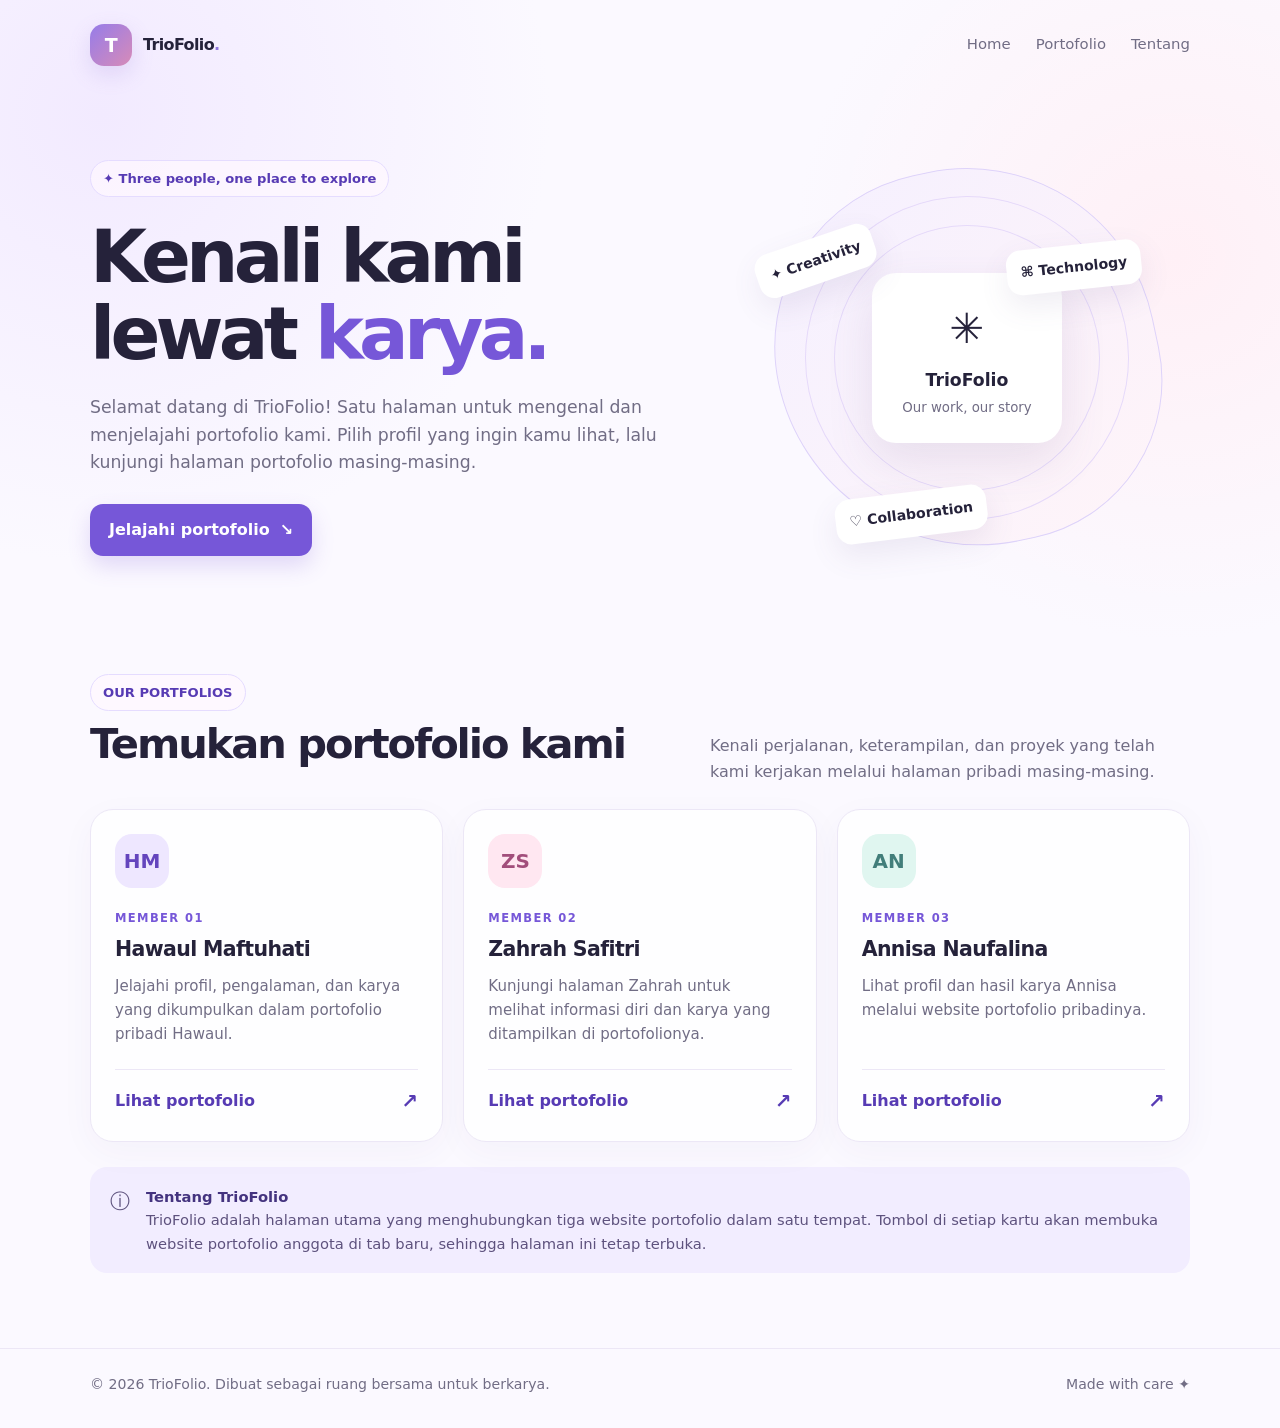
<file: index.html>
<!DOCTYPE html>
<html lang="id">
<head>
  <meta charset="UTF-8">
  <meta name="viewport" content="width=device-width, initial-scale=1.0">
  <meta name="theme-color" content="#f8f5ff">
  <title>TrioFolio — Portofolio Kami</title>
  <style>
    :root {
      --bg: #fbf9ff;
      --ink: #25223a;
      --muted: #716d85;
      --purple: #7657d8;
      --purple-dark: #573bb4;
      --pink: #f4dce9;
      --lavender: #e8e0ff;
      --line: #ece7f6;
      --white: #ffffff;
    }
    * { box-sizing: border-box; }
    html { scroll-behavior: smooth; }
    body {
      margin: 0;
      color: var(--ink);
      background:
        radial-gradient(circle at 8% 8%, #f2eaff 0, transparent 28rem),
        radial-gradient(circle at 92% 18%, #fff0f6 0, transparent 24rem),
        var(--bg);
      font-family: Inter, ui-sans-serif, system-ui, -apple-system, BlinkMacSystemFont, "Segoe UI", sans-serif;
      line-height: 1.6;
    }
    a { color: inherit; }
    .wrap { width: min(1100px, calc(100% - 40px)); margin: auto; }
    header {
      display: flex; align-items: center; justify-content: space-between;
      padding: 24px 0;
    }
    .brand { display: flex; align-items: center; gap: 11px; font-weight: 800; letter-spacing: -.04em; }
    .brand-mark {
      display: grid; place-items: center; width: 42px; height: 42px;
      color: white; border-radius: 14px; background: linear-gradient(135deg, #967ce9, #d78bb8);
      box-shadow: 0 8px 22px #9271d533; font-size: 19px;
    }
    nav { display: flex; gap: 25px; color: var(--muted); font-size: .93rem; }
    nav a { text-decoration: none; }
    nav a:hover { color: var(--purple); }
    .hero { padding: 70px 0 76px; display: grid; grid-template-columns: 1.15fr .85fr; gap: 50px; align-items: center; }
    .eyebrow {
      display: inline-flex; gap: 8px; align-items: center; padding: 7px 12px;
      border: 1px solid #e5dcff; background: #fff9ffb8; border-radius: 999px;
      color: var(--purple-dark); font-size: .82rem; font-weight: 700;
    }
    h1 { font-size: clamp(2.65rem, 6vw, 4.6rem); line-height: 1.04; letter-spacing: -.065em; margin: 22px 0; }
    h1 span { color: var(--purple); }
    .hero p { max-width: 570px; color: var(--muted); font-size: 1.08rem; margin: 0 0 27px; }
    .primary {
      display: inline-flex; align-items: center; gap: 10px; padding: 13px 19px;
      color: white; background: var(--purple); text-decoration: none; border-radius: 13px;
      font-weight: 750; box-shadow: 0 10px 22px #7657d833; transition: .2s ease;
    }
    .primary:hover { transform: translateY(-2px); background: var(--purple-dark); }
    .hero-art { min-height: 330px; display: grid; place-items: center; position: relative; }
    .orbit {
      width: min(100%, 380px); aspect-ratio: 1; border: 1px solid #ded3fa;
      border-radius: 48% 52% 44% 56%; transform: rotate(-12deg);
      background: linear-gradient(145deg, #f4efffdd, #fff4f8dd);
      display: grid; place-items: center; position: relative;
    }
    .orbit:before, .orbit:after { content: ""; position: absolute; border: 1px solid #e6dafa; border-radius: 50%; }
    .orbit:before { inset: 27px; }
    .orbit:after { inset: 56px; }
    .center-card {
      z-index: 1; width: 190px; padding: 23px 18px; text-align: center;
      border-radius: 24px; background: #fff; box-shadow: 0 18px 45px #66518b20;
      transform: rotate(12deg);
    }
    .center-icon { font-size: 2.6rem; margin-bottom: 4px; }
    .center-card strong { display: block; font-size: 1.08rem; }
    .center-card small { color: var(--muted); }
    .float {
      position: absolute; z-index: 2; padding: 11px 14px; border-radius: 15px;
      background: #fff; box-shadow: 0 12px 30px #66518b1b; font-weight: 750; font-size: .88rem;
    }
    .float.one { top: 40px; left: 0; transform: rotate(-7deg); }
    .float.two { right: -2px; top: 100px; transform: rotate(6deg); }
    .float.three { bottom: 25px; left: 26px; transform: rotate(5deg); }
    section { padding: 42px 0 75px; }
    .section-head { display: flex; justify-content: space-between; gap: 25px; align-items: end; margin-bottom: 25px; }
    .section-head h2 { font-size: clamp(1.8rem, 4vw, 2.6rem); letter-spacing: -.05em; margin: 0 0 7px; }
    .section-head p { margin: 0; color: var(--muted); max-width: 480px; }
    .cards { display: grid; grid-template-columns: repeat(3, 1fr); gap: 20px; }
    .card {
      display: flex; flex-direction: column; min-height: 290px; padding: 24px;
      background: #ffffffd9; border: 1px solid var(--line); border-radius: 23px;
      box-shadow: 0 10px 35px #4e39740a; transition: transform .22s, box-shadow .22s;
      cursor: pointer; position: relative;
    }
    .card:focus-within { outline: 3px solid #b7a4f4; outline-offset: 3px; }
    .card:hover .card-link { color: var(--purple); }
    .card:hover { transform: translateY(-5px); box-shadow: 0 18px 38px #4e397416; }
    .avatar {
      display: grid; place-items: center; width: 54px; height: 54px; border-radius: 17px;
      font-size: 1.25rem; font-weight: 850; margin-bottom: 21px;
    }
    .a1 { color: #6445bd; background: #eee7ff; }
    .a2 { color: #a24e7b; background: #ffe7f1; }
    .a3 { color: #427e7a; background: #e0f6f0; }
    .card .label { color: var(--purple); text-transform: uppercase; letter-spacing: .12em; font-size: .72rem; font-weight: 800; }
    .card h3 { font-size: 1.28rem; letter-spacing: -.03em; margin: 5px 0 9px; }
    .card p { color: var(--muted); font-size: .94rem; margin: 0 0 22px; }
    .card-link { display: flex; align-items: center; justify-content: space-between; margin-top: auto; padding-top: 15px; border-top: 1px solid var(--line); text-decoration: none; font-weight: 750; color: var(--purple-dark); }
    .card-link span { font-size: 1.25rem; transition: transform .2s; }
    .card-link:hover span { transform: translateX(4px); }
    .note {
      display: flex; gap: 16px; align-items: flex-start; margin-top: 25px; padding: 18px 20px;
      border-radius: 17px; background: #f2edff; color: #5e527e; font-size: .92rem;
    }
    .note strong { color: #44337f; }
    footer { border-top: 1px solid var(--line); padding: 24px 0 32px; color: var(--muted); font-size: .88rem; }
    .footer-inner { display: flex; justify-content: space-between; gap: 15px; flex-wrap: wrap; }
    @media (max-width: 800px) {
      .hero { grid-template-columns: 1fr; padding-top: 42px; gap: 20px; }
      .hero-art { min-height: 300px; }
      .cards { grid-template-columns: 1fr; }
      .card { min-height: auto; }
      .section-head { display: block; }
      .section-head p { margin-top: 8px; }
    }
    @media (max-width: 520px) {
      .wrap { width: min(100% - 28px, 1100px); }
      nav { gap: 13px; font-size: .82rem; }
      .brand { font-size: .95rem; }
      .brand-mark { width: 36px; height: 36px; }
      .hero-art { min-height: 265px; }
      .orbit { width: 280px; }
      .float { font-size: .75rem; padding: 8px 10px; }
      .float.one { left: -2px; top: 25px; }
      .float.two { right: -4px; top: 75px; }
      .float.three { bottom: 10px; left: 3px; }
    }
  </style>
</head>
<body>
  <header class="wrap">
    <a class="brand" href="#" aria-label="TrioFolio halaman utama" style="text-decoration:none">
      <span class="brand-mark">T</span>
      <span>TrioFolio<span style="color:#9278df">.</span></span>
    </a>
    <nav aria-label="Navigasi utama">
      <a href="#home">Home</a>
      <a href="#portofolio">Portofolio</a>
      <a href="#tentang">Tentang</a>
    </nav>
  </header>

  <main>
    <section class="hero wrap" id="home">
      <div>
        <span class="eyebrow">✦ Three people, one place to explore</span>
        <h1>Kenali kami lewat <span>karya.</span></h1>
        <p>
          Selamat datang di TrioFolio! Satu halaman untuk mengenal dan menjelajahi
          portofolio kami. Pilih profil yang ingin kamu lihat, lalu kunjungi halaman
          portofolio masing-masing.
        </p>
        <a class="primary" href="#portofolio">Jelajahi portofolio <span aria-hidden="true">↘</span></a>
      </div>
      <div class="hero-art" aria-label="Ilustrasi tiga portofolio">
        <div class="orbit">
          <div class="center-card">
            <div class="center-icon">✳</div>
            <strong>TrioFolio</strong>
            <small>Our work, our story</small>
          </div>
          <div class="float one">✦ Creativity</div>
          <div class="float two">⌘ Technology</div>
          <div class="float three">♡ Collaboration</div>
        </div>
      </div>
    </section>

    <section class="wrap" id="portofolio">
      <div class="section-head">
        <div>
          <span class="eyebrow">OUR PORTFOLIOS</span>
          <h2>Temukan portofolio kami</h2>
        </div>
        <p>Kenali perjalanan, keterampilan, dan proyek yang telah kami kerjakan melalui halaman pribadi masing-masing.</p>
      </div>

      <div class="cards">
        <article class="card" data-url="https://hawaulmaftuhati.github.io/portofolio-hawaul-maftuhati/" tabindex="0" role="link" aria-label="Buka portofolio Hawaul Maftuhati">
          <div class="avatar a1">HM</div>
          <span class="label">Member 01</span>
          <h3>Hawaul Maftuhati</h3>
          <p>Jelajahi profil, pengalaman, dan karya yang dikumpulkan dalam portofolio pribadi Hawaul.</p>
          <a class="card-link" href="https://hawaulmaftuhati.github.io/portofolio-hawaul-maftuhati/" target="_blank" rel="noopener noreferrer">
            Lihat portofolio <span aria-hidden="true">↗</span>
          </a>
        </article>

        <article class="card" data-url="https://zahrah2121.github.io/Portofolio-Zahrahsafitri/" tabindex="0" role="link" aria-label="Buka portofolio Zahrah Safitri">
          <div class="avatar a2">ZS</div>
          <span class="label">Member 02</span>
          <h3>Zahrah Safitri</h3>
          <p>Kunjungi halaman Zahrah untuk melihat informasi diri dan karya yang ditampilkan di portofolionya.</p>
          <a class="card-link" href="https://zahrah2121.github.io/Portofolio-Zahrahsafitri/" target="_blank" rel="noopener noreferrer">
            Lihat portofolio <span aria-hidden="true">↗</span>
          </a>
        </article>

        <article class="card" data-url="https://hawaulmaftuhati.github.io/portofolio-annisa-naufalina-tb/" tabindex="0" role="link" aria-label="Buka portofolio Annisa Naufalina">
          <div class="avatar a3">AN</div>
          <span class="label">Member 03</span>
          <h3>Annisa Naufalina</h3>
          <p>Lihat profil dan hasil karya Annisa melalui website portofolio pribadinya.</p>
          <a class="card-link" href="https://hawaulmaftuhati.github.io/portofolio-annisa-naufalina-tb/" target="_blank" rel="noopener noreferrer">
            Lihat portofolio <span aria-hidden="true">↗</span>
          </a>
        </article>
      </div>

      <div class="note" id="tentang">
        <span style="font-size:1.25rem">ⓘ</span>
        <div><strong>Tentang TrioFolio</strong><br>
          TrioFolio adalah halaman utama yang menghubungkan tiga website portofolio dalam satu tempat.
          Tombol di setiap kartu akan membuka website portofolio anggota di tab baru, sehingga halaman ini tetap terbuka.
        </div>
      </div>
    </section>
  </main>

  <footer>
    <div class="wrap footer-inner">
      <span>© 2026 TrioFolio. Dibuat sebagai ruang bersama untuk berkarya.</span>
      <span>Made with care ✦</span>
    </div>
  </footer>
  <script>
    // Klik area kartu mana pun untuk membuka portofolio terkait.
    document.querySelectorAll(".card[data-url]").forEach((card) => {
      const openPortfolio = () => window.open(card.dataset.url, "_blank", "noopener,noreferrer");
      card.addEventListener("click", (event) => {
        if (event.target.closest("a")) return;
        openPortfolio();
      });
      card.addEventListener("keydown", (event) => {
        if (event.key === "Enter" || event.key === " ") {
          event.preventDefault();
          openPortfolio();
        }
      });
    });
  </script>
</body>
</html>
</file>
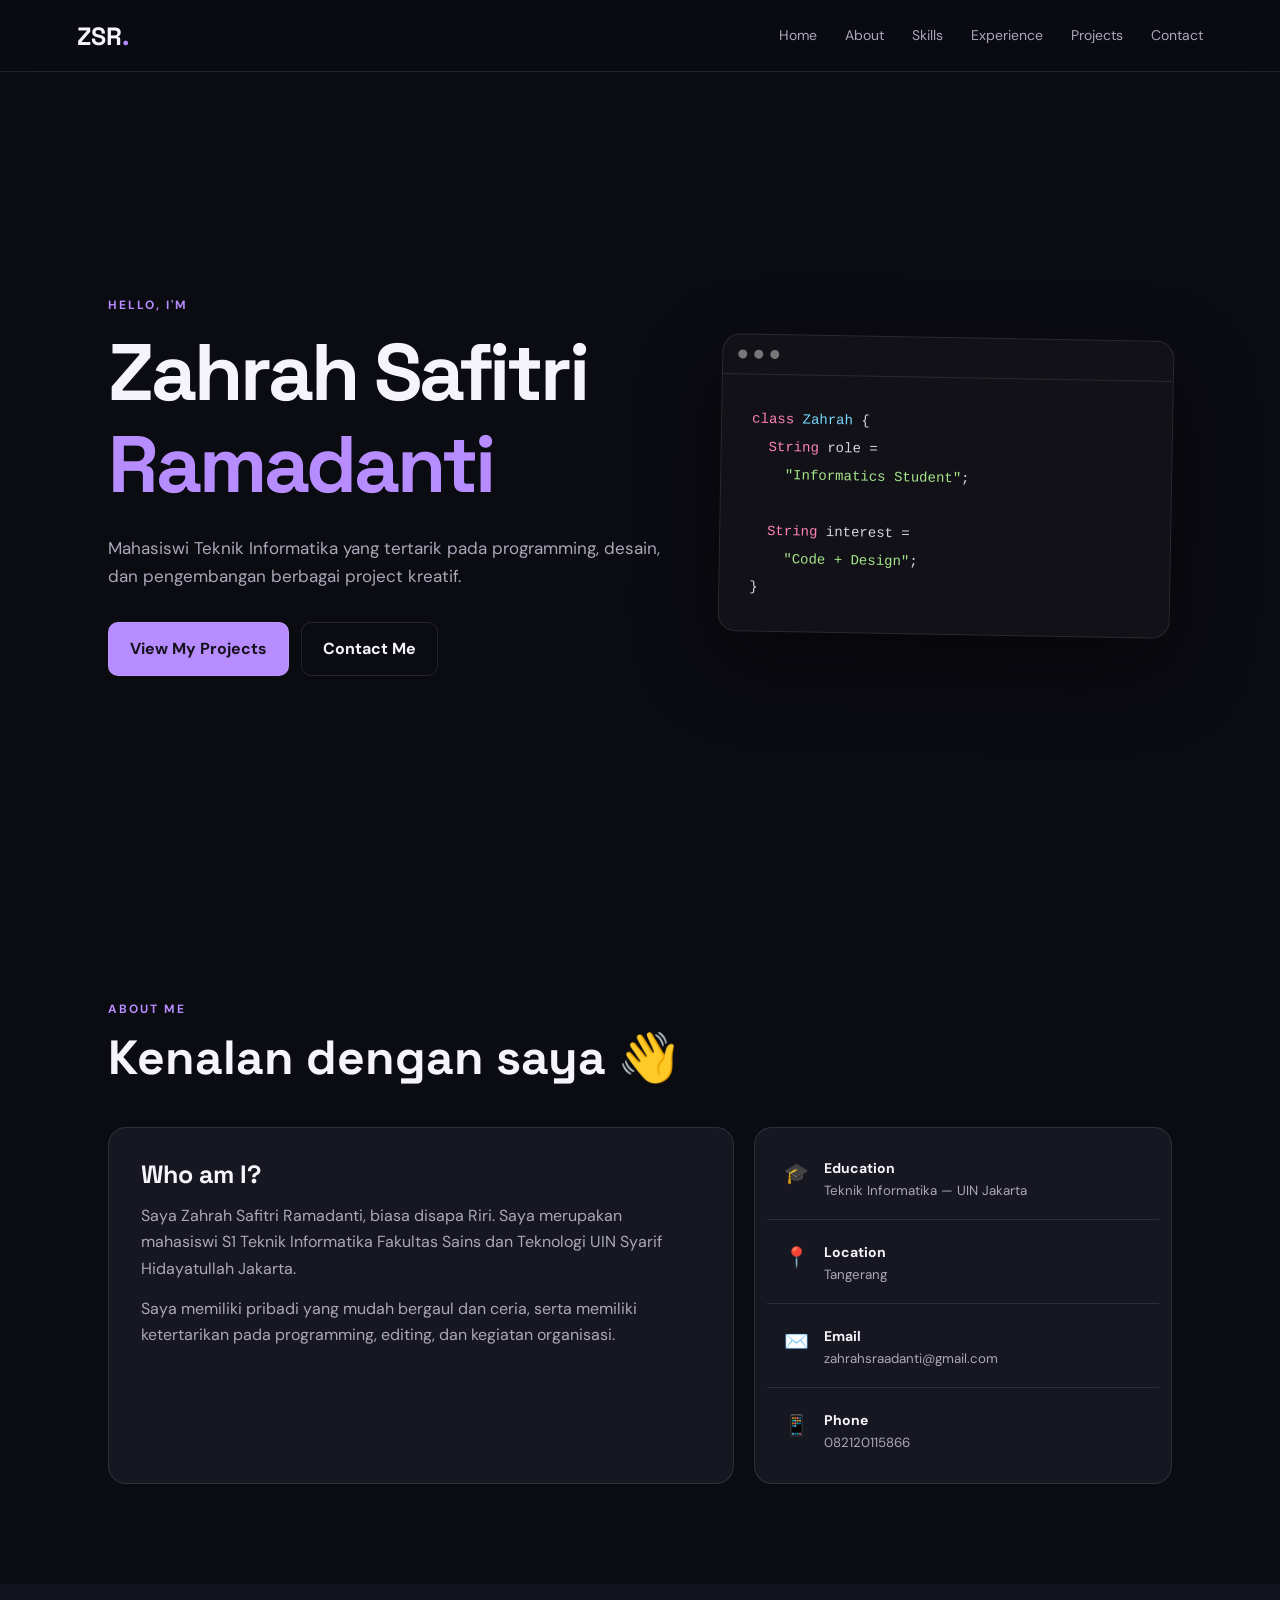
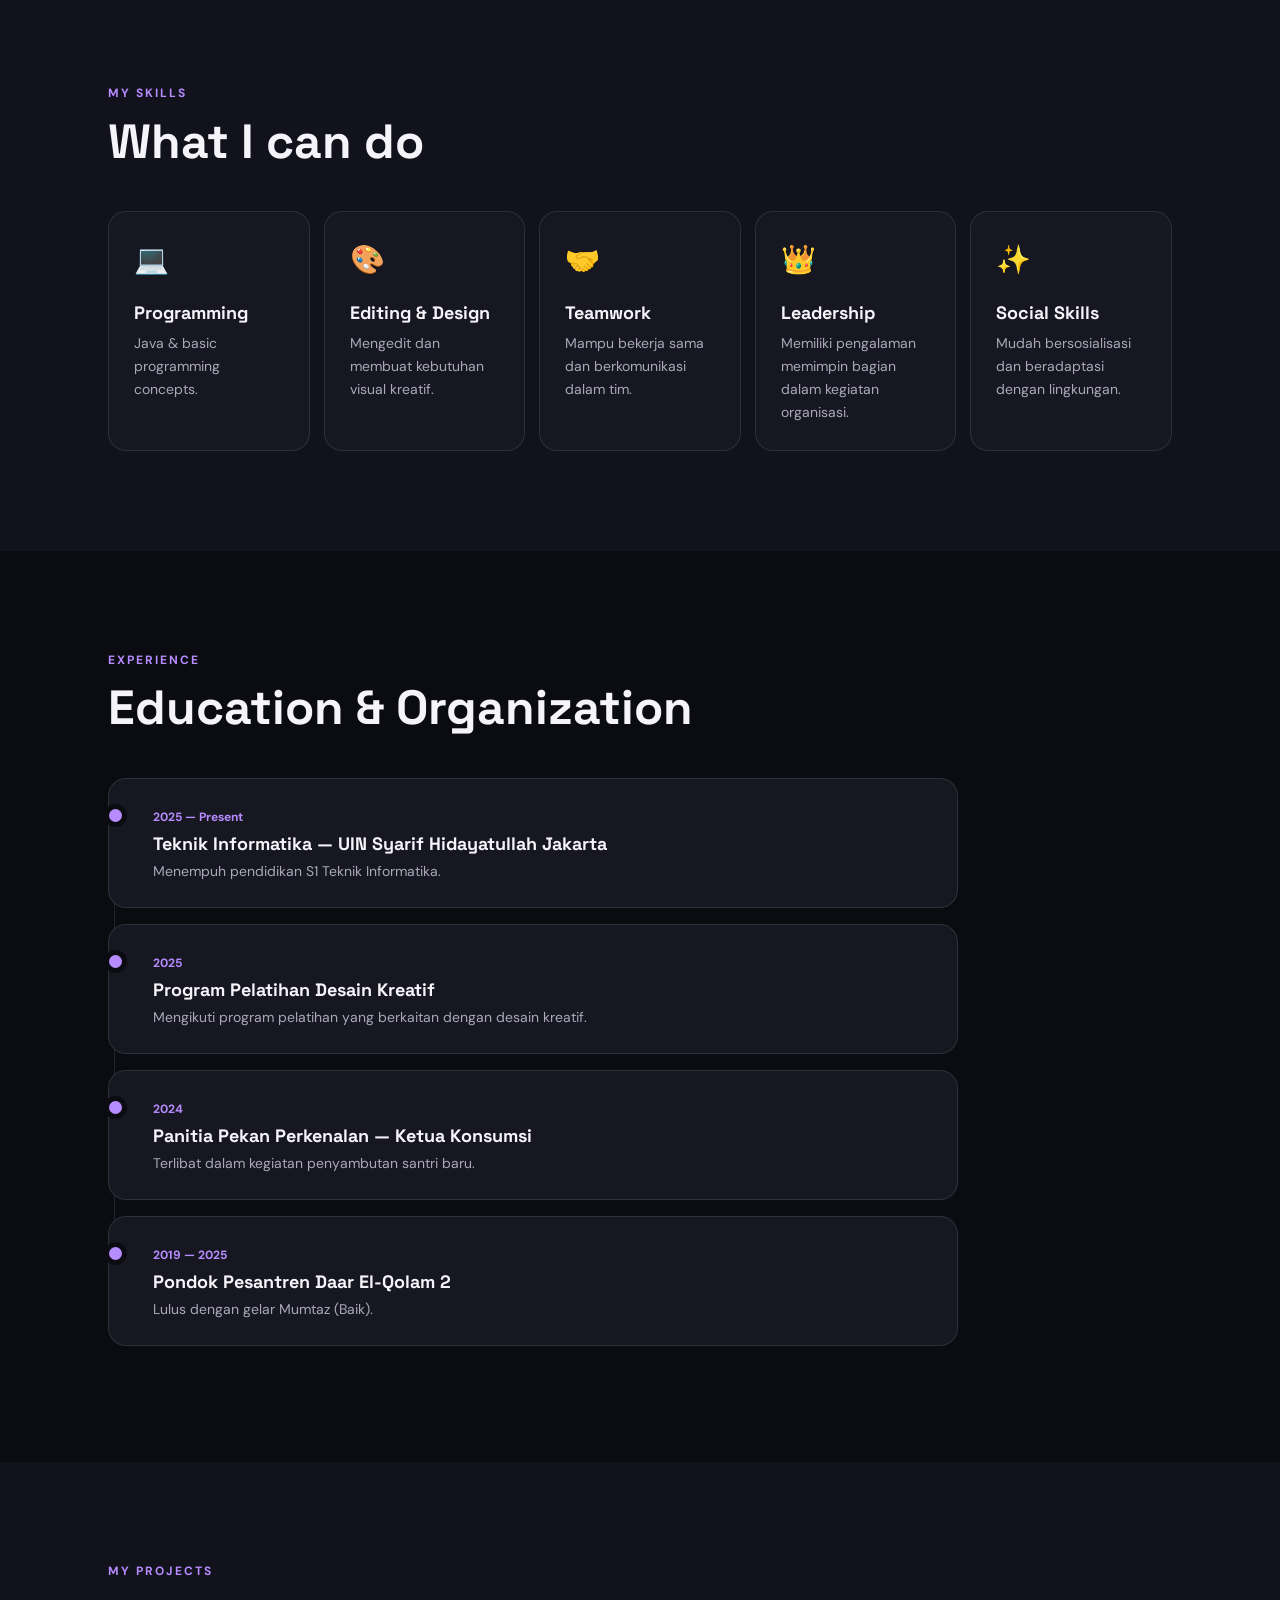
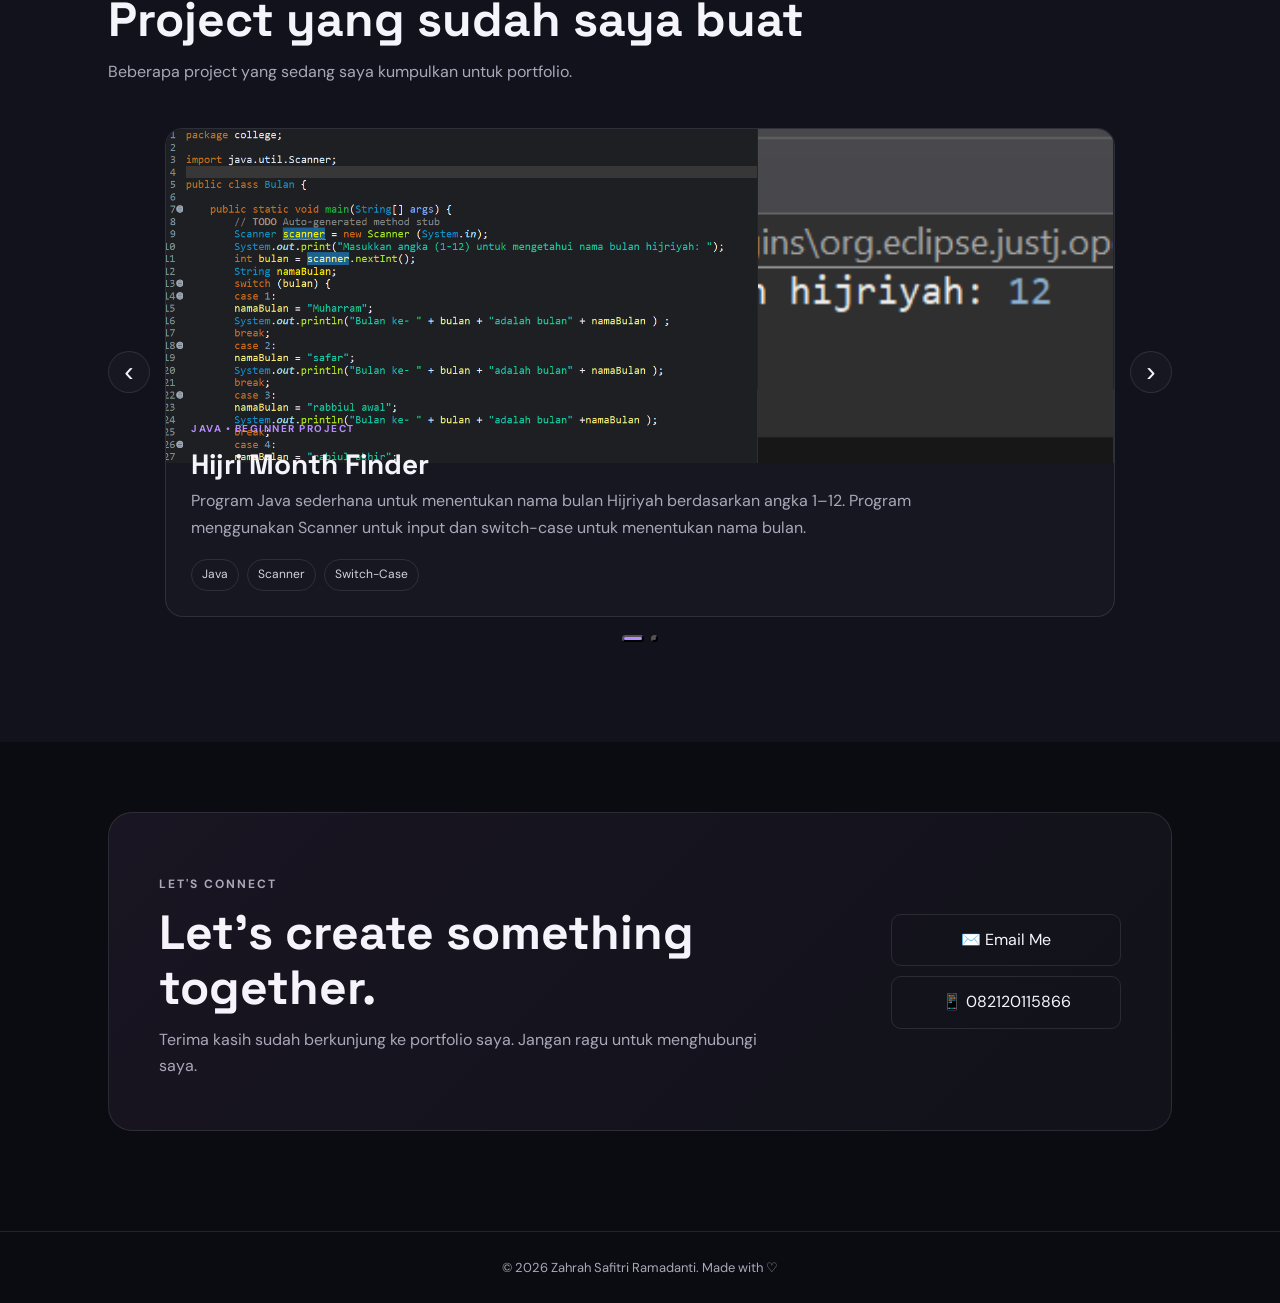
<file: Portfolio_Zahrah_Safitri/index.html>
<!DOCTYPE html>
<html lang="id">
<head>
  <meta charset="UTF-8">
  <meta name="viewport" content="width=device-width, initial-scale=1.0">
  <title>Zahrah Safitri Ramadanti | Portfolio</title>
  <meta name="description" content="Portfolio Zahrah Safitri Ramadanti, mahasiswi Teknik Informatika.">
  <link rel="stylesheet" href="style.css">
</head>
<body>
  <header class="navbar">
    <a href="#home" class="logo">ZSR<span>.</span></a>
    <button class="menu-btn" id="menuBtn" aria-label="Buka menu">☰</button>
    <nav id="navMenu">
      <a href="#home">Home</a>
      <a href="#about">About</a>
      <a href="#skills">Skills</a>
      <a href="#experience">Experience</a>
      <a href="#projects">Projects</a>
      <a href="#contact">Contact</a>
    </nav>
  </header>

  <main>
    <section id="home" class="hero section">
      <div class="hero-text">
        <p class="eyebrow">HELLO, I'M</p>
        <h1>Zahrah Safitri<br><span>Ramadanti</span></h1>
        <p class="hero-desc">
          Mahasiswi Teknik Informatika yang tertarik pada programming,
          desain, dan pengembangan berbagai project kreatif.
        </p>
        <div class="hero-buttons">
          <a class="btn primary" href="#projects">View My Projects</a>
          <a class="btn secondary" href="#contact">Contact Me</a>
        </div>
      </div>
      <div class="hero-card">
        <div class="code-window">
          <div class="window-top"><span></span><span></span><span></span></div>
          <pre><code><span class="pink">class</span> <span class="blue">Zahrah</span> {
  <span class="pink">String</span> role =
    <span class="green">"Informatics Student"</span>;

  <span class="pink">String</span> interest =
    <span class="green">"Code + Design"</span>;
}</code></pre>
        </div>
      </div>
    </section>

    <section id="about" class="section">
      <div class="section-heading">
        <p class="eyebrow">ABOUT ME</p>
        <h2>Kenalan dengan saya 👋</h2>
      </div>
      <div class="about-grid">
        <div class="about-card">
          <h3>Who am I?</h3>
          <p>
            Saya Zahrah Safitri Ramadanti, biasa disapa Riri. Saya merupakan
            mahasiswi S1 Teknik Informatika Fakultas Sains dan Teknologi
            UIN Syarif Hidayatullah Jakarta.
          </p>
          <p>
            Saya memiliki pribadi yang mudah bergaul dan ceria, serta memiliki
            ketertarikan pada programming, editing, dan kegiatan organisasi.
          </p>
        </div>
        <div class="quick-info">
          <div><span>🎓</span><strong>Education</strong><small>Teknik Informatika — UIN Jakarta</small></div>
          <div><span>📍</span><strong>Location</strong><small>Tangerang</small></div>
          <div><span>✉️</span><strong>Email</strong><small>zahrahsraadanti@gmail.com</small></div>
          <div><span>📱</span><strong>Phone</strong><small>082120115866</small></div>
        </div>
      </div>
    </section>

    <section id="skills" class="section soft">
      <div class="section-heading">
        <p class="eyebrow">MY SKILLS</p>
        <h2>What I can do</h2>
      </div>
      <div class="skill-grid">
        <div class="skill-card"><div class="icon">💻</div><h3>Programming</h3><p>Java & basic programming concepts.</p></div>
        <div class="skill-card"><div class="icon">🎨</div><h3>Editing & Design</h3><p>Mengedit dan membuat kebutuhan visual kreatif.</p></div>
        <div class="skill-card"><div class="icon">🤝</div><h3>Teamwork</h3><p>Mampu bekerja sama dan berkomunikasi dalam tim.</p></div>
        <div class="skill-card"><div class="icon">👑</div><h3>Leadership</h3><p>Memiliki pengalaman memimpin bagian dalam kegiatan organisasi.</p></div>
        <div class="skill-card"><div class="icon">✨</div><h3>Social Skills</h3><p>Mudah bersosialisasi dan beradaptasi dengan lingkungan.</p></div>
      </div>
    </section>

    <section id="experience" class="section">
      <div class="section-heading">
        <p class="eyebrow">EXPERIENCE</p>
        <h2>Education & Organization</h2>
      </div>
      <div class="timeline">
        <article class="timeline-item">
          <div class="dot"></div>
          <div>
            <span class="date">2025 — Present</span>
            <h3>Teknik Informatika — UIN Syarif Hidayatullah Jakarta</h3>
            <p>Menempuh pendidikan S1 Teknik Informatika.</p>
          </div>
        </article>
        <article class="timeline-item">
          <div class="dot"></div>
          <div>
            <span class="date">2025</span>
            <h3>Program Pelatihan Desain Kreatif</h3>
            <p>Mengikuti program pelatihan yang berkaitan dengan desain kreatif.</p>
          </div>
        </article>
        <article class="timeline-item">
          <div class="dot"></div>
          <div>
            <span class="date">2024</span>
            <h3>Panitia Pekan Perkenalan — Ketua Konsumsi</h3>
            <p>Terlibat dalam kegiatan penyambutan santri baru.</p>
          </div>
        </article>
        <article class="timeline-item">
          <div class="dot"></div>
          <div>
            <span class="date">2019 — 2025</span>
            <h3>Pondok Pesantren Daar El-Qolam 2</h3>
            <p>Lulus dengan gelar Mumtaz (Baik).</p>
          </div>
        </article>
      </div>
    </section>

    <section id="projects" class="section soft">
      <div class="section-heading">
        <p class="eyebrow">MY PROJECTS</p>
        <h2>Project yang sudah saya buat</h2>
        <p class="heading-desc">Beberapa project yang sedang saya kumpulkan untuk portfolio.</p>
      </div>

      <div class="project-slider">
        <button class="slider-btn prev" id="prevBtn" aria-label="Project sebelumnya">‹</button>
        <div class="project-track" id="projectTrack">
          <article class="project-card">
            <div class="project-images">
              <img src="assets/hijri-project-1.png" alt="Coding Java Hijri Month Finder">
              <img src="assets/hijri-project-3.png" alt="Output program Hijri Month Finder">
            </div>
            <div class="project-content">
              <span class="tag">JAVA • BEGINNER PROJECT</span>
              <h3>Hijri Month Finder</h3>
              <p>
                Program Java sederhana untuk menentukan nama bulan Hijriyah
                berdasarkan angka 1–12. Program menggunakan Scanner untuk input
                dan switch-case untuk menentukan nama bulan.
              </p>
              <div class="tech"><span>Java</span><span>Scanner</span><span>Switch-Case</span></div>
            </div>
          </article>

          <article class="project-card coming-soon">
            <div class="placeholder">
              <div>＋</div>
              <h3>More Projects Coming Soon</h3>
              <p>Project berikutnya akan ditambahkan di sini.</p>
            </div>
          </article>
        </div>
        <button class="slider-btn next" id="nextBtn" aria-label="Project berikutnya">›</button>
      </div>
      <div class="dots" id="dots"></div>
    </section>

    <section id="contact" class="section contact-section">
      <div class="contact-card">
        <div>
          <p class="eyebrow">LET'S CONNECT</p>
          <h2>Let's create something together.</h2>
          <p>Terima kasih sudah berkunjung ke portfolio saya. Jangan ragu untuk menghubungi saya.</p>
        </div>
        <div class="contact-links">
          <a href="mailto:zahrahsraadanti@gmail.com">✉️ Email Me</a>
          <a href="tel:082120115866">📱 082120115866</a>
        </div>
      </div>
    </section>
  </main>

  <footer>
    <p>© <span id="year"></span> Zahrah Safitri Ramadanti. Made with ♡</p>
  </footer>

  <script src="script.js"></script>
</body>
</html>
</file>
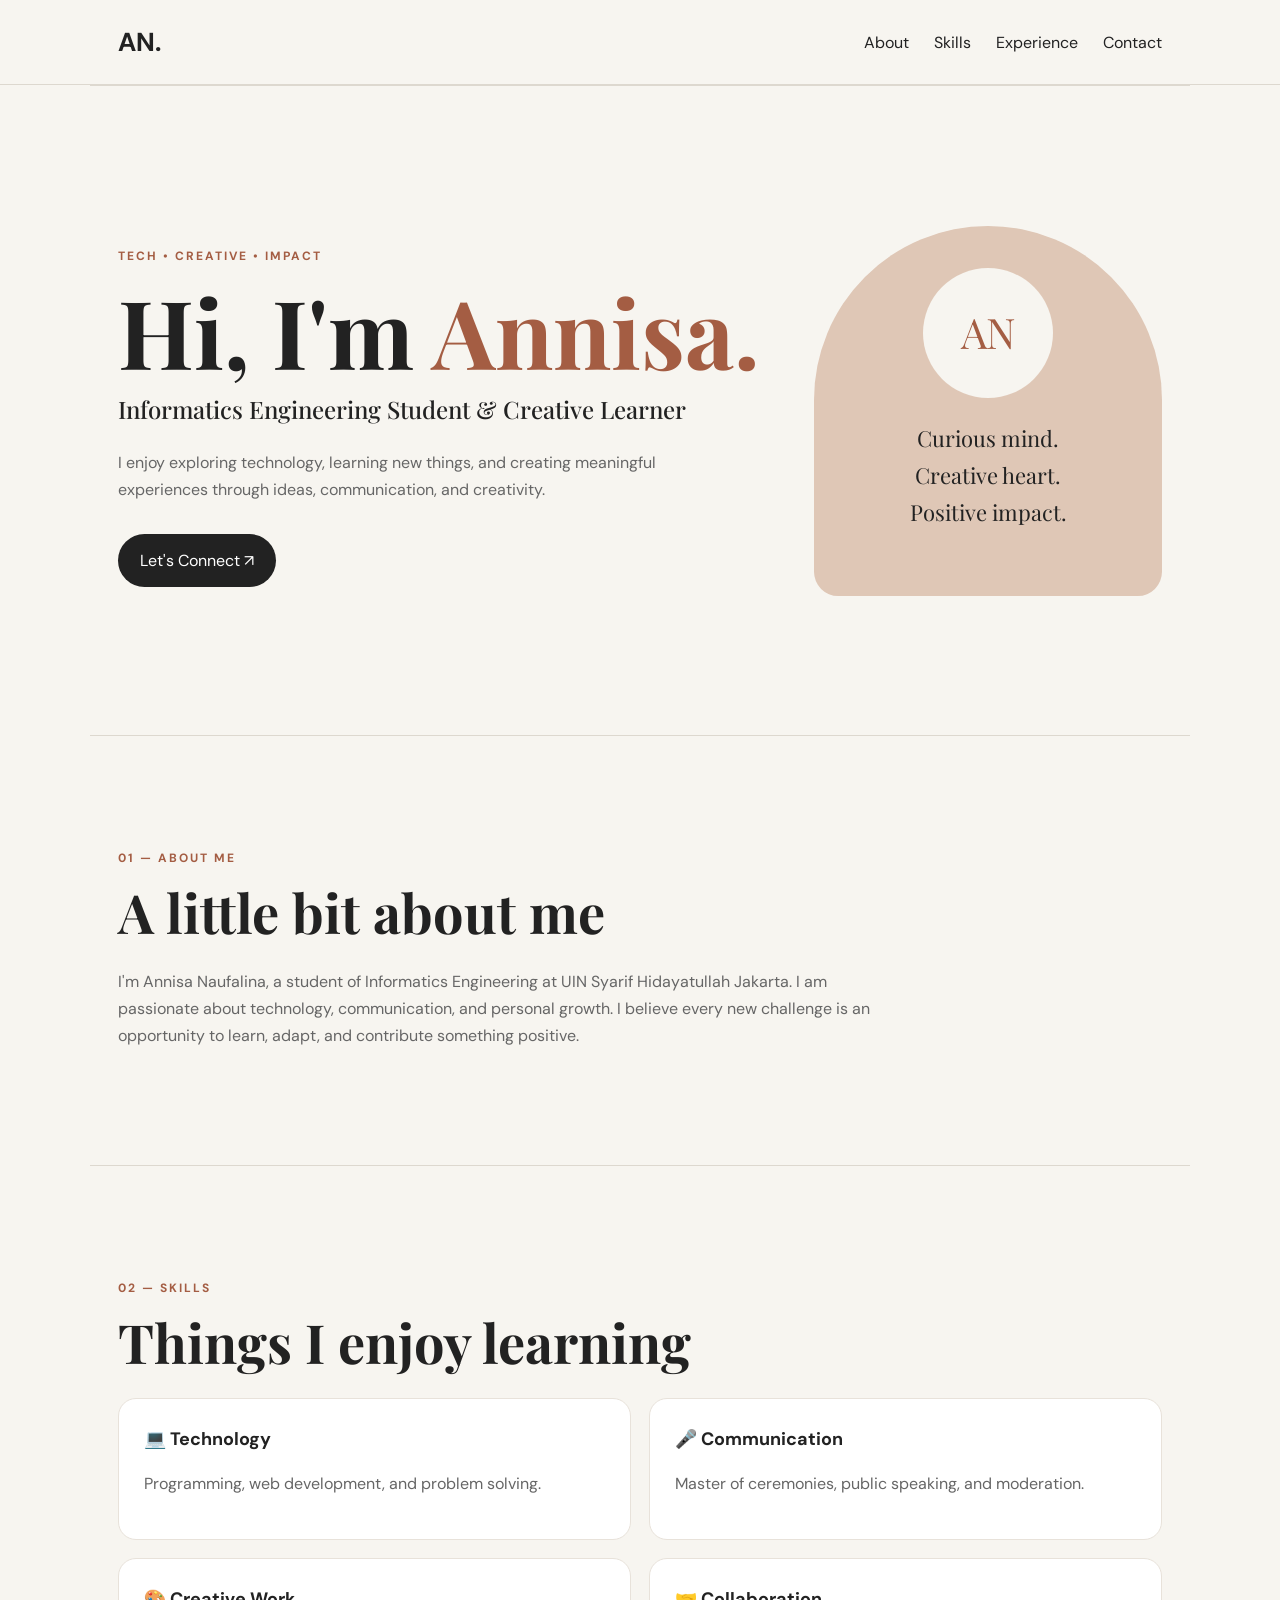
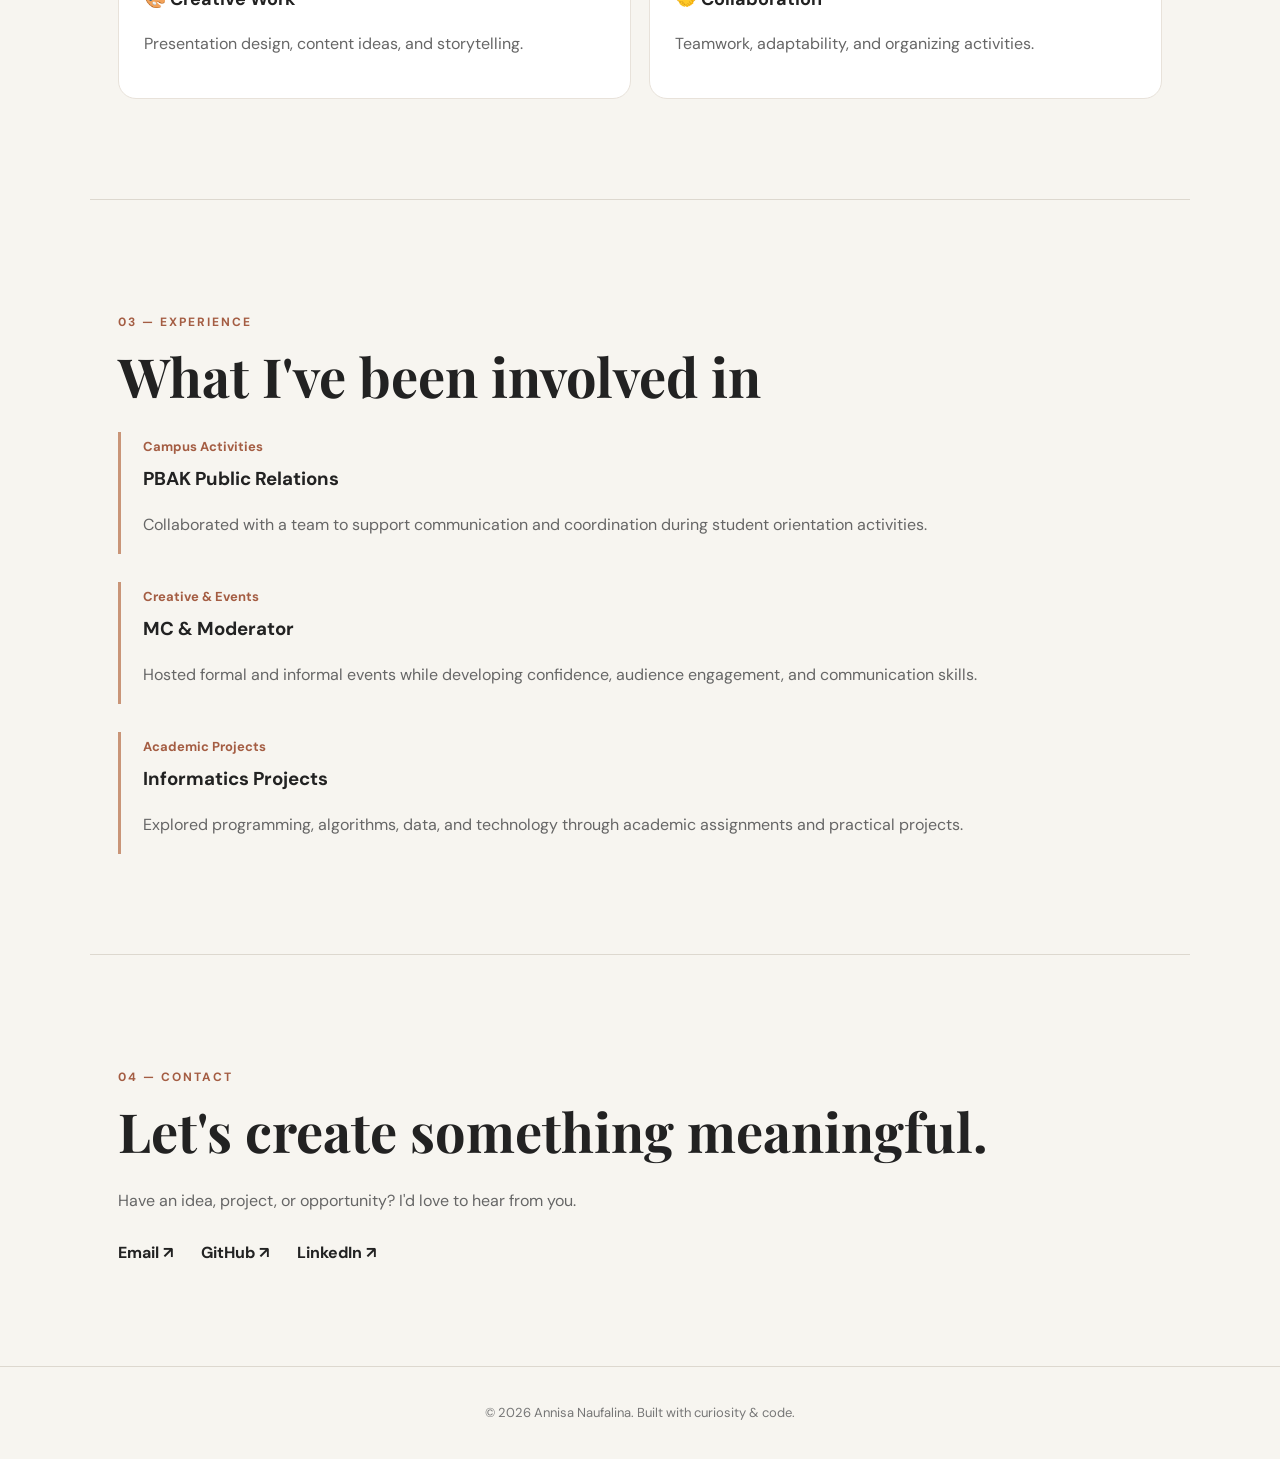
<file: portofolio-annisa-naufalina-tb/index.html>
<!DOCTYPE html>
<html lang="id">
<head><meta charset="UTF-8"><meta name="viewport" content="width=device-width, initial-scale=1.0"><title>Annisa Naufalina | Portfolio</title><link rel="stylesheet" href="style.css"></head>
<body><header><nav><div class="logo">AN.</div><div class="links"><a href="#about">About</a><a href="#skills">Skills</a><a href="#experience">Experience</a><a href="#contact">Contact</a></div></nav></header>
<main><section class="hero"><div><p class="eyebrow">TECH • CREATIVE • IMPACT</p><h1>Hi, I'm <span>Annisa.</span></h1><h2>Informatics Engineering Student & Creative Learner</h2><p class="intro">I enjoy exploring technology, learning new things, and creating meaningful experiences through ideas, communication, and creativity.</p><a class="button" href="#contact">Let's Connect ↗</a></div><div class="hero-card"><div class="circle">AN</div><p>Curious mind.<br>Creative heart.<br>Positive impact.</p></div></section>
<section id="about"><p class="eyebrow">01 — ABOUT ME</p><h2>A little bit about me</h2><p>I'm Annisa Naufalina, a student of Informatics Engineering at UIN Syarif Hidayatullah Jakarta. I am passionate about technology, communication, and personal growth. I believe every new challenge is an opportunity to learn, adapt, and contribute something positive.</p></section>
<section id="skills"><p class="eyebrow">02 — SKILLS</p><h2>Things I enjoy learning</h2><div class="grid"><div class="item"><b>💻 Technology</b><p>Programming, web development, and problem solving.</p></div><div class="item"><b>🎤 Communication</b><p>Master of ceremonies, public speaking, and moderation.</p></div><div class="item"><b>🎨 Creative Work</b><p>Presentation design, content ideas, and storytelling.</p></div><div class="item"><b>🤝 Collaboration</b><p>Teamwork, adaptability, and organizing activities.</p></div></div></section>
<section id="experience"><p class="eyebrow">03 — EXPERIENCE</p><h2>What I've been involved in</h2><div class="timeline"><div><span>Campus Activities</span><h3>PBAK Public Relations</h3><p>Collaborated with a team to support communication and coordination during student orientation activities.</p></div><div><span>Creative & Events</span><h3>MC & Moderator</h3><p>Hosted formal and informal events while developing confidence, audience engagement, and communication skills.</p></div><div><span>Academic Projects</span><h3>Informatics Projects</h3><p>Explored programming, algorithms, data, and technology through academic assignments and practical projects.</p></div></div></section>
<section id="contact"><p class="eyebrow">04 — CONTACT</p><h2>Let's create something meaningful.</h2><p>Have an idea, project, or opportunity? I'd love to hear from you.</p><div class="contact-links"><a href="mailto:your-email@example.com">Email ↗</a><a href="https://github.com/" target="_blank">GitHub ↗</a><a href="https://www.linkedin.com/" target="_blank">LinkedIn ↗</a></div></section></main><footer>© 2026 Annisa Naufalina. Built with curiosity & code.</footer></body></html>
</file>
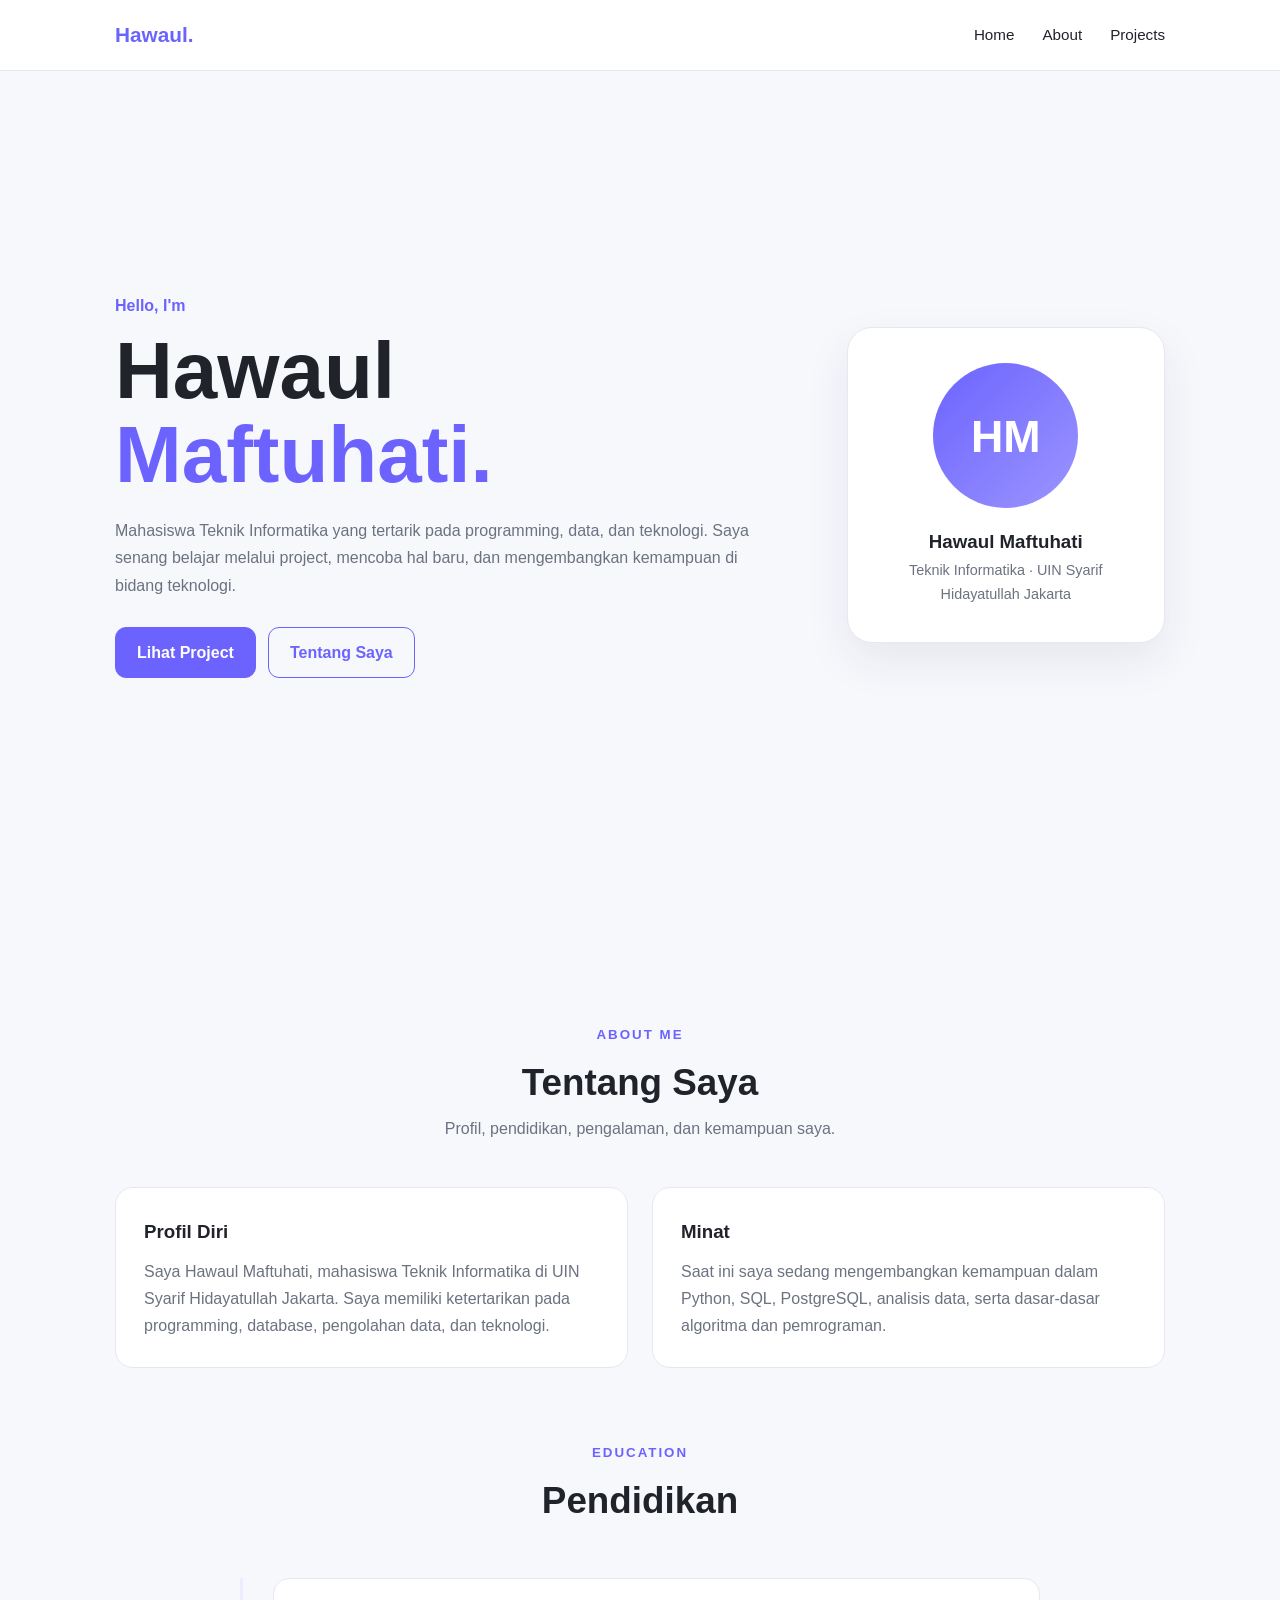
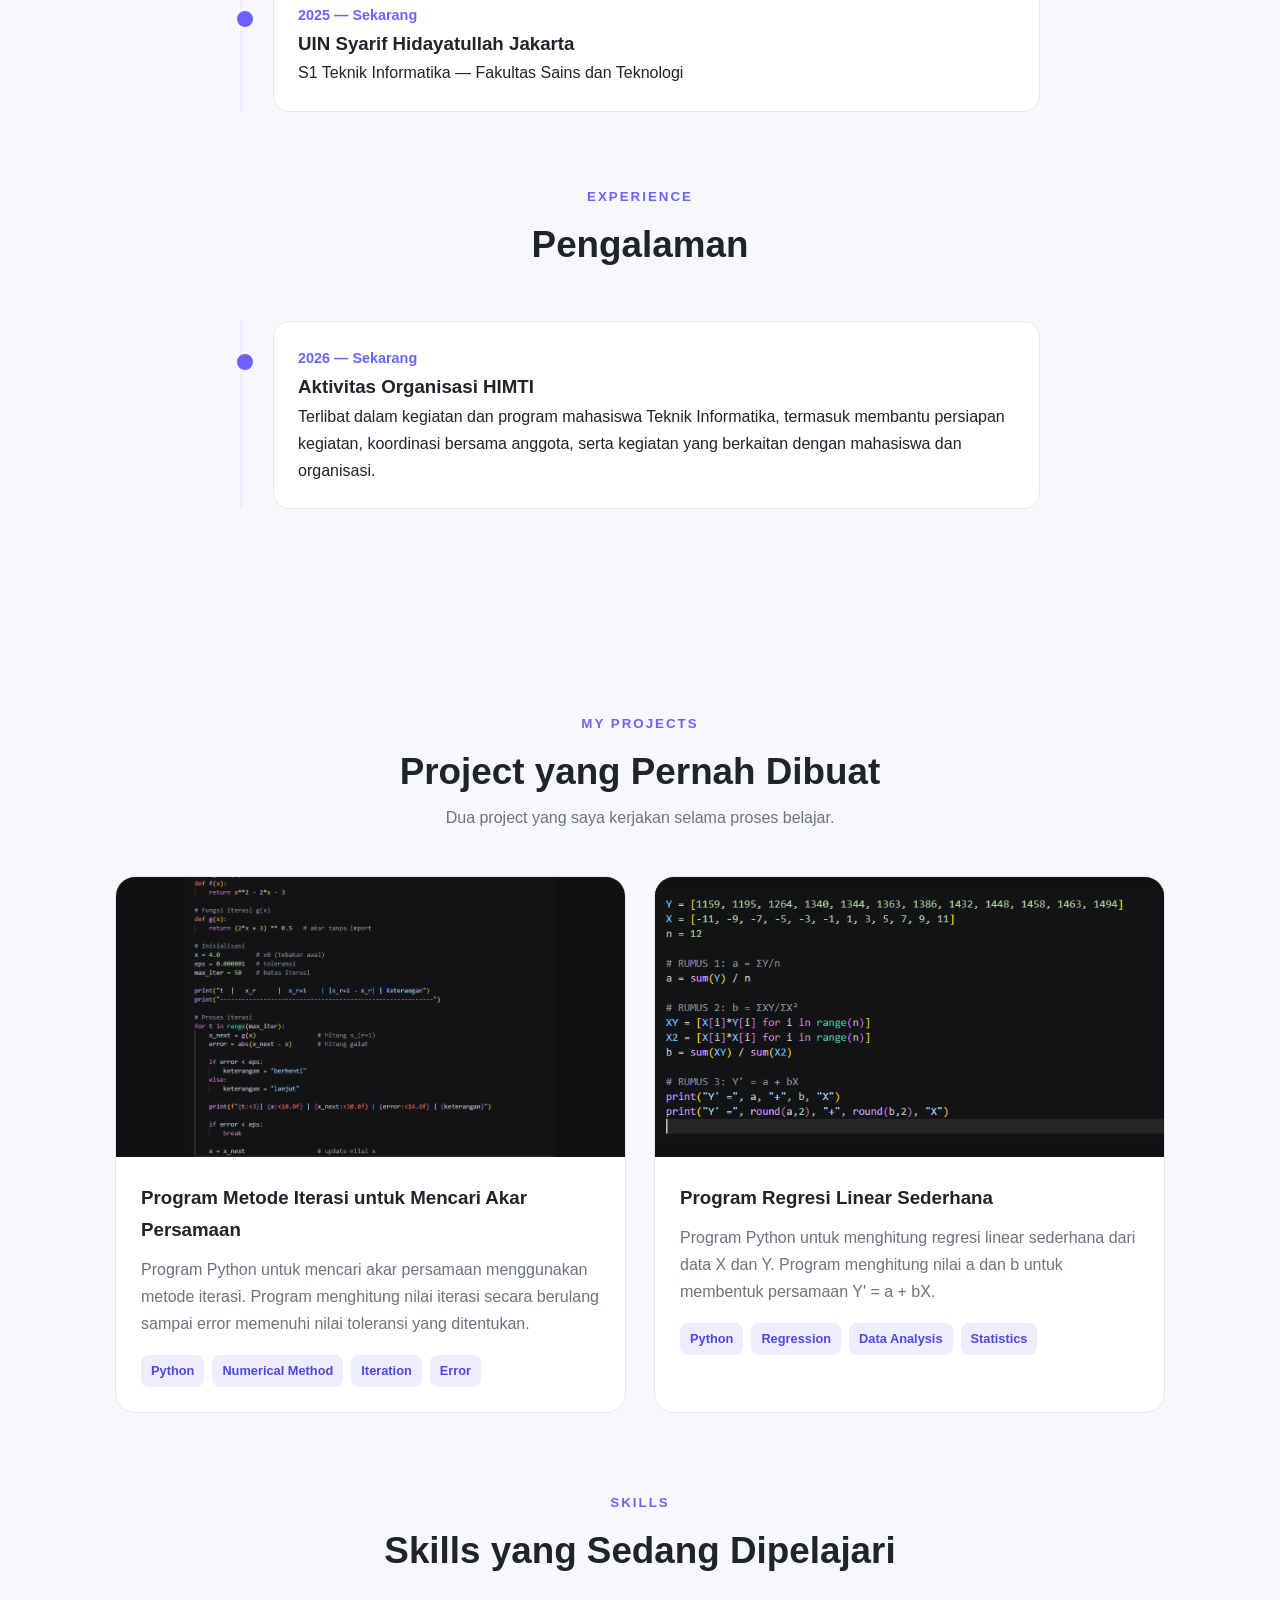
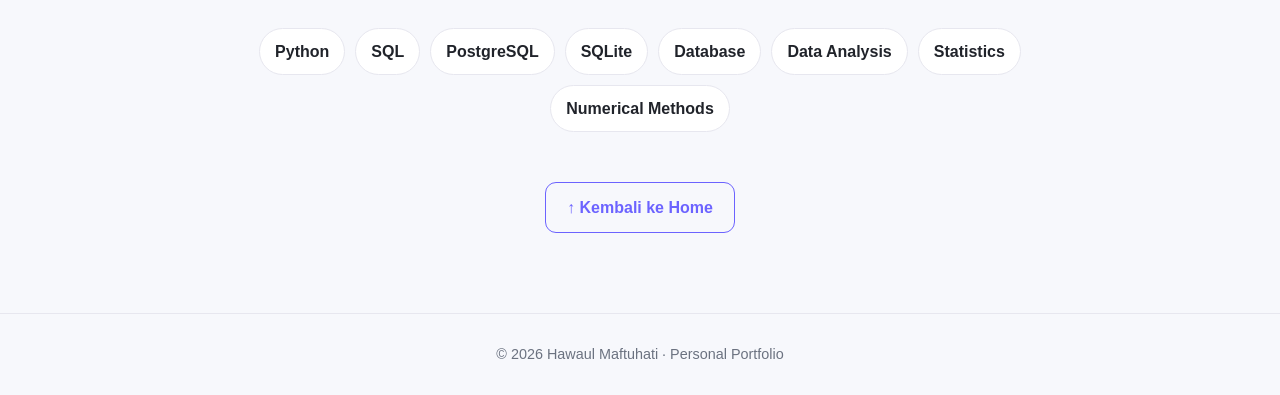
<file: potofolio-hawaul-maftuhati/index.html>
<!DOCTYPE html>
<html lang="id">
<head>
<meta charset="UTF-8">
<meta name="viewport" content="width=device-width, initial-scale=1.0">
<title>Hawaul Maftuhati | Portfolio</title>
<style>
*{margin:0;padding:0;box-sizing:border-box;scroll-behavior:smooth}
:root{--bg:#f7f8fc;--card:#fff;--text:#20232a;--muted:#6b7280;--primary:#6c63ff;--primary-dark:#5148df;--soft:#eeecff;--border:#e7e7ef}
body{font-family:"Segoe UI",Arial,sans-serif;background:var(--bg);color:var(--text);line-height:1.7}
a{text-decoration:none;color:inherit} .container{width:min(1050px,90%);margin:auto}
nav{position:fixed;top:0;width:100%;z-index:10;background:rgba(255,255,255,.9);backdrop-filter:blur(10px);border-bottom:1px solid var(--border)}
.nav{height:70px;display:flex;align-items:center;justify-content:space-between}
.logo{font-size:1.3rem;font-weight:800;color:var(--primary)}
.navlinks{display:flex;gap:28px;list-style:none;font-size:.95rem}
.navlinks a:hover{color:var(--primary)}
.hero{min-height:100vh;display:flex;align-items:center;padding-top:70px}
.hero-grid{display:grid;grid-template-columns:1.35fr .65fr;gap:70px;align-items:center}
.hello{color:var(--primary);font-weight:800}
.hero h1{font-size:clamp(2.7rem,7vw,5rem);line-height:1.05;margin:10px 0 20px}
.hero h1 span{color:var(--primary)}
.hero p{color:var(--muted);max-width:650px}
.buttons{display:flex;gap:12px;margin-top:28px;flex-wrap:wrap}
.btn{display:inline-block;padding:11px 21px;border-radius:11px;font-weight:700;border:1px solid var(--primary)}
.primary{background:var(--primary);color:#fff} .primary:hover{background:var(--primary-dark)}
.outline{color:var(--primary)} .outline:hover{background:var(--soft)}
.profile{background:var(--card);border:1px solid var(--border);padding:35px;border-radius:25px;text-align:center;box-shadow:0 18px 45px rgba(40,40,80,.08)}
.avatar{width:145px;height:145px;margin:auto auto 18px;border-radius:50%;display:grid;place-items:center;background:linear-gradient(135deg,#6c63ff,#9b95ff);color:#fff;font-size:2.8rem;font-weight:800}
.profile p{font-size:.9rem}
section{min-height:100vh;padding:120px 0 80px}
.title{text-align:center;margin-bottom:45px}
.title small{color:var(--primary);font-weight:800;text-transform:uppercase;letter-spacing:2px}
.title h2{font-size:2.3rem;margin-top:5px} .title p{color:var(--muted)}
.grid2{display:grid;grid-template-columns:1fr 1fr;gap:24px}
.card{background:var(--card);border:1px solid var(--border);border-radius:18px;padding:28px}
.card h3{margin-bottom:10px} .card p{color:var(--muted)}
.timeline{max-width:800px;margin:0 auto;border-left:3px solid var(--soft);padding-left:30px}
.item{background:var(--card);border:1px solid var(--border);border-radius:16px;padding:24px;position:relative}
.item:before{content:"";position:absolute;left:-41px;top:28px;width:16px;height:16px;border-radius:50%;background:var(--primary);border:4px solid var(--bg)}
.date{color:var(--primary);font-weight:700;font-size:.9rem}
.projects{display:grid;grid-template-columns:1fr 1fr;gap:28px}
.project{background:var(--card);border:1px solid var(--border);border-radius:20px;overflow:hidden}
.project img{width:100%;height:280px;object-fit:contain;display:block;background:#111}
.project-body{padding:25px}
.project-body p{color:var(--muted);margin:10px 0 18px}
.tags{display:flex;gap:8px;flex-wrap:wrap}
.tag{background:var(--soft);color:var(--primary-dark);padding:5px 10px;border-radius:8px;font-size:.8rem;font-weight:700}
.skills{display:flex;flex-wrap:wrap;gap:10px;justify-content:center;max-width:800px;margin:auto}
.skill{background:var(--card);border:1px solid var(--border);padding:9px 15px;border-radius:25px;font-weight:600}
footer{text-align:center;padding:28px;border-top:1px solid var(--border);color:var(--muted);font-size:.9rem}
@media(max-width:800px){
.navlinks{gap:14px;font-size:.8rem}
.hero-grid,.grid2,.projects{grid-template-columns:1fr}
.hero{padding-top:110px}
.profile{max-width:400px;margin:auto}
section{padding-top:110px}
}
</style>
</head>

<body>
<nav>
<div class="container nav">
<a class="logo" href="#home">Hawaul.</a>
<ul class="navlinks">
<li><a href="#home">Home</a></li>
<li><a href="#about">About</a></li>
<li><a href="#projects">Projects</a></li>
</ul>
</div>
</nav>

<!-- HALAMAN 1 / HOME -->
<header class="hero" id="home">
<div class="container hero-grid">
<div>
<div class="hello">Hello, I'm</div>
<h1>Hawaul<br><span>Maftuhati.</span></h1>
<p>Mahasiswa Teknik Informatika yang tertarik pada programming, data, dan teknologi. Saya senang belajar melalui project, mencoba hal baru, dan mengembangkan kemampuan di bidang teknologi.</p>
<div class="buttons">
<a class="btn primary" href="#projects">Lihat Project</a>
<a class="btn outline" href="#about">Tentang Saya</a>
</div>
</div>
<div class="profile">
<div class="avatar">HM</div>
<h3>Hawaul Maftuhati</h3>
<p>Teknik Informatika · UIN Syarif Hidayatullah Jakarta</p>
</div>
</div>
</header>

<section id="about">
<div class="container">
<div class="title">
<small>About Me</small>
<h2>Tentang Saya</h2>
<p>Profil, pendidikan, pengalaman, dan kemampuan saya.</p>
</div>

<div class="grid2">
<div class="card">
<h3>Profil Diri</h3>
<p>Saya Hawaul Maftuhati, mahasiswa Teknik Informatika di UIN Syarif Hidayatullah Jakarta. Saya memiliki ketertarikan pada programming, database, pengolahan data, dan teknologi.</p>
</div>
<div class="card">
<h3>Minat</h3>
<p>Saat ini saya sedang mengembangkan kemampuan dalam Python, SQL, PostgreSQL, analisis data, serta dasar-dasar algoritma dan pemrograman.</p>
</div>
</div>

<div class="title" style="margin-top:70px">
<small>Education</small><h2>Pendidikan</h2>
</div>
<div class="timeline">
<div class="item">
<div class="date">2025 — Sekarang</div>
<h3>UIN Syarif Hidayatullah Jakarta</h3>
<p>S1 Teknik Informatika — Fakultas Sains dan Teknologi</p>
</div>
</div>

<div class="title" style="margin-top:70px">
<small>Experience</small><h2>Pengalaman</h2>
</div>
<div class="timeline">
<div class="item">
<div class="date">2026 — Sekarang</div>
<h3>Aktivitas Organisasi HIMTI</h3>
<p>Terlibat dalam kegiatan dan program mahasiswa Teknik Informatika, termasuk membantu persiapan kegiatan, koordinasi bersama anggota, serta kegiatan yang berkaitan dengan mahasiswa dan organisasi.</p>
</div>
</div>
</div>
</section>

<!-- HALAMAN 2 / PROJECTS -->
<section id="projects">
<div class="container">
<div class="title">
<small>My Projects</small>
<h2>Project yang Pernah Dibuat</h2>
<p>Dua project yang saya kerjakan selama proses belajar.</p>
</div>

<div class="projects">

<article class="project">
<img src="[data-uri]" alt="Screenshot Program Metode Iterasi">
<div class="project-body">
<h3>Program Metode Iterasi untuk Mencari Akar Persamaan</h3>
<p>Program Python untuk mencari akar persamaan menggunakan metode iterasi. Program menghitung nilai iterasi secara berulang sampai error memenuhi nilai toleransi yang ditentukan.</p>
<div class="tags">
<span class="tag">Python</span><span class="tag">Numerical Method</span><span class="tag">Iteration</span><span class="tag">Error</span>
</div>
</div>
</article>

<article class="project">
<img src="[data-uri]" alt="Screenshot Program Regresi Linear Sederhana">
<div class="project-body">
<h3>Program Regresi Linear Sederhana</h3>
<p>Program Python untuk menghitung regresi linear sederhana dari data X dan Y. Program menghitung nilai a dan b untuk membentuk persamaan Y' = a + bX.</p>
<div class="tags">
<span class="tag">Python</span><span class="tag">Regression</span><span class="tag">Data Analysis</span><span class="tag">Statistics</span>
</div>
</div>
</article>

</div>

<div class="title" style="margin-top:75px">
<small>Skills</small><h2>Skills yang Sedang Dipelajari</h2>
</div>
<div class="skills">
<span class="skill">Python</span><span class="skill">SQL</span><span class="skill">PostgreSQL</span>
<span class="skill">SQLite</span><span class="skill">Database</span><span class="skill">Data Analysis</span>
<span class="skill">Statistics</span><span class="skill">Numerical Methods</span>
</div>

<div style="text-align:center;margin-top:50px">
<a class="btn outline" href="#home">↑ Kembali ke Home</a>
</div>
</div>
</section>

<footer>© 2026 Hawaul Maftuhati · Personal Portfolio</footer>
</body>
</html>
</file>
<file: Portfolio_Zahrah_Safitri/style.css>
@import url('https://fonts.googleapis.com/css2?family=DM+Sans:wght@400;500;600;700&family=Space+Grotesk:wght@500;600;700&display=swap');

:root {
  --bg: #0b0b12;
  --bg-soft: #12121c;
  --card: #171722;
  --text: #f6f4fb;
  --muted: #aaa8b8;
  --accent: #b78cff;
  --accent-2: #79d8ff;
  --border: rgba(255,255,255,.10);
  --max: 1120px;
}
* { box-sizing: border-box; margin: 0; padding: 0; }
html { scroll-behavior: smooth; }
body {
  background: var(--bg);
  color: var(--text);
  font-family: "DM Sans", sans-serif;
  line-height: 1.65;
}
a { color: inherit; text-decoration: none; }
.navbar {
  position: sticky; top: 0; z-index: 20;
  height: 72px; padding: 0 6%;
  display: flex; align-items: center; justify-content: space-between;
  background: rgba(11,11,18,.78); backdrop-filter: blur(16px);
  border-bottom: 1px solid var(--border);
}
.logo { font: 700 25px "Space Grotesk"; }
.logo span { color: var(--accent); }
nav { display: flex; gap: 28px; }
nav a { color: var(--muted); font-size: 14px; transition: .2s; }
nav a:hover { color: var(--text); }
.menu-btn { display: none; background: none; border: 0; color: var(--text); font-size: 25px; }
.section { max-width: var(--max); margin: auto; padding: 100px 28px; }
.hero {
  min-height: calc(100vh - 72px); display: grid;
  grid-template-columns: 1.1fr .9fr; align-items: center; gap: 60px;
}
.eyebrow { color: var(--accent); font-size: 12px; font-weight: 700; letter-spacing: 2px; margin-bottom: 10px; }
h1,h2,h3 { font-family: "Space Grotesk", sans-serif; line-height: 1.15; }
h1 { font-size: clamp(46px, 7vw, 80px); letter-spacing: -3px; }
h1 span { color: var(--accent); }
h2 { font-size: clamp(32px, 4vw, 48px); }
.hero-desc { max-width: 590px; margin: 24px 0 32px; color: var(--muted); font-size: 17px; }
.hero-buttons { display: flex; gap: 12px; flex-wrap: wrap; }
.btn {
  padding: 13px 21px; border-radius: 10px; font-weight: 700;
  border: 1px solid var(--border); transition: transform .2s, background .2s;
}
.btn:hover { transform: translateY(-2px); }
.primary { background: var(--accent); color: #15111d; }
.secondary { background: transparent; }
.hero-card { display: flex; justify-content: center; }
.code-window {
  width: 100%; max-width: 470px; border: 1px solid var(--border);
  border-radius: 18px; overflow: hidden; background: #111117;
  box-shadow: 0 30px 80px rgba(0,0,0,.4);
  transform: rotate(1deg);
}
.window-top { height: 40px; display:flex; align-items:center; gap:7px; padding: 0 15px; border-bottom:1px solid var(--border); }
.window-top span { width:9px; height:9px; border-radius:50%; background:#777; }
pre { padding: 30px; overflow:auto; font: 14px/2 "Consolas", monospace; color:#d8d5df; }
.pink { color:#ff83b8; }.blue { color:#79d8ff; }.green { color:#a6e58a; }
.section-heading { margin-bottom: 42px; }
.heading-desc { color: var(--muted); margin-top: 12px; }
.about-grid { display:grid; grid-template-columns: 1.2fr .8fr; gap:20px; }
.about-card, .quick-info, .skill-card, .timeline-item, .project-card {
  background: var(--card); border:1px solid var(--border); border-radius:18px;
}
.about-card { padding:32px; }
.about-card h3 { font-size:25px; margin-bottom:14px; }
.about-card p { color:var(--muted); margin-bottom:14px; }
.quick-info { padding:12px; display:grid; gap:4px; }
.quick-info div { padding:17px; border-bottom:1px solid var(--border); display:grid; grid-template-columns:32px 1fr; column-gap:8px; }
.quick-info div:last-child { border:0; }
.quick-info span { grid-row:1 / 3; font-size:20px; }
.quick-info strong { font-size:14px; }
.quick-info small { color:var(--muted); }
.soft { background: var(--bg-soft); max-width:none; padding-left: max(28px, calc((100vw - var(--max))/2 + 28px)); padding-right:max(28px, calc((100vw - var(--max))/2 + 28px)); }
.skill-grid { max-width:var(--max); display:grid; grid-template-columns:repeat(5,1fr); gap:14px; }
.skill-card { padding:25px; }
.skill-card .icon { font-size:28px; margin-bottom:20px; }
.skill-card h3 { font-size:18px; margin-bottom:8px; }
.skill-card p { color:var(--muted); font-size:14px; }
.timeline { position:relative; max-width:850px; }
.timeline:before { content:""; position:absolute; left:6px; top:10px; bottom:10px; width:1px; background:var(--border); }
.timeline-item { position:relative; margin-bottom:16px; padding:24px 28px 24px 44px; }
.dot { position:absolute; left:0; top:30px; width:13px; height:13px; border-radius:50%; background:var(--accent); box-shadow:0 0 0 5px var(--bg); }
.date { color:var(--accent); font-size:12px; font-weight:700; }
.timeline-item h3 { margin:5px 0; font-size:18px; }
.timeline-item p { color:var(--muted); font-size:14px; }
.project-slider { position:relative; max-width:var(--max); display:flex; align-items:center; gap:15px; }
.project-track { width:100%; overflow:hidden; display:flex; scroll-behavior:smooth; scroll-snap-type:x mandatory; }
.project-card { flex:0 0 100%; scroll-snap-align:start; overflow:hidden; min-height:420px; }
.project-images { display:grid; grid-template-columns:1.5fr .9fr; height:260px; background:#0b0b10; }
.project-images img { width:100%; height:100%; object-fit:cover; object-position:top; border-right:1px solid var(--border); }
.project-content { padding:25px; }
.tag { font-size:10px; letter-spacing:1.5px; color:var(--accent); font-weight:700; }
.project-content h3 { font-size:28px; margin:8px 0; }
.project-content p { color:var(--muted); max-width:760px; }
.tech { display:flex; gap:8px; margin-top:18px; flex-wrap:wrap; }
.tech span { border:1px solid var(--border); border-radius:20px; padding:5px 10px; font-size:12px; color:#d5d1df; }
.slider-btn {
  flex:0 0 42px; width:42px; height:42px; border-radius:50%;
  border:1px solid var(--border); background:var(--card); color:var(--text);
  font-size:28px; cursor:pointer; z-index:2;
}
.coming-soon { display:flex; align-items:center; justify-content:center; }
.placeholder { text-align:center; padding:60px; color:var(--muted); }
.placeholder div { font-size:55px; color:var(--accent); }
.placeholder h3 { color:var(--text); margin:15px 0 5px; }
.dots { display:flex; justify-content:center; gap:7px; margin-top:18px; }
.dot-slide { width:7px; height:7px; border-radius:50%; background:#555; cursor:pointer; }
.dot-slide.active { background:var(--accent); width:22px; border-radius:10px; }
.contact-section { padding-top:70px; }
.contact-card {
  padding:50px; border:1px solid var(--border); border-radius:24px;
  background:linear-gradient(135deg,#191522,#11121a);
  display:flex; justify-content:space-between; align-items:center; gap:30px;
}
.contact-card p { color:var(--muted); max-width:600px; margin-top:12px; }
.contact-links { display:flex; flex-direction:column; gap:10px; min-width:230px; }
.contact-links a { padding:12px 16px; border:1px solid var(--border); border-radius:10px; text-align:center; }
.contact-links a:hover { background:var(--accent); color:#15111d; }
footer { border-top:1px solid var(--border); padding:25px; text-align:center; color:var(--muted); font-size:13px; }
@media (max-width: 850px) {
  .hero, .about-grid { grid-template-columns:1fr; }
  .hero { padding-top:65px; }
  .skill-grid { grid-template-columns:repeat(2,1fr); }
  .contact-card { flex-direction:column; align-items:flex-start; }
  nav { display:none; position:absolute; top:72px; left:0; right:0; padding:20px 28px; background:#0b0b12; flex-direction:column; gap:18px; border-bottom:1px solid var(--border); }
  nav.open { display:flex; }
  .menu-btn { display:block; }
}
@media (max-width: 560px) {
  .section { padding:75px 20px; }
  .soft { padding-left:20px; padding-right:20px; }
  h1 { letter-spacing:-2px; }
  .skill-grid { grid-template-columns:1fr; }
  .project-images { height:210px; }
  .slider-btn { flex:0 0 34px; width:34px; height:34px; font-size:22px; }
  .contact-card { padding:30px; }
}
</file>
<file: portofolio-annisa-naufalina-tb/style.css>
@import url('https://fonts.googleapis.com/css2?family=DM+Sans:wght@400;500;700&family=Playfair+Display:wght@600;700&display=swap');*{box-sizing:border-box}body{margin:0;background:#f7f5f0;color:#222;font-family:'DM Sans',sans-serif;line-height:1.7}header{border-bottom:1px solid #ddd8cf;position:sticky;top:0;background:#f7f5f0ee;backdrop-filter:blur(10px);z-index:2}nav{max-width:1100px;margin:auto;padding:20px 28px;display:flex;justify-content:space-between;align-items:center}.logo{font-size:26px;font-weight:700}.links{display:flex;gap:25px}.links a,.contact-links a{color:#222;text-decoration:none}.links a:hover,.contact-links a:hover{color:#a45d43}.hero,section{max-width:1100px;margin:auto;padding:100px 28px}.hero{min-height:650px;display:grid;grid-template-columns:1.3fr .7fr;gap:50px;align-items:center}.eyebrow{color:#a45d43;font-size:12px;font-weight:700;letter-spacing:2px}.hero h1{font:700 clamp(55px,8vw,95px)/1.05 'Playfair Display',serif;margin:15px 0}.hero h1 span{color:#a45d43}.hero h2{font-size:24px;font-weight:500;max-width:600px}.intro{max-width:570px;color:#666}.button{display:inline-block;background:#222;color:#fff;text-decoration:none;padding:13px 22px;border-radius:30px;margin-top:15px}.hero-card{background:#dfc7b6;min-height:370px;border-radius:180px 180px 25px 25px;display:flex;flex-direction:column;justify-content:center;align-items:center;text-align:center;font-family:'Playfair Display',serif;font-size:22px}.circle{width:130px;height:130px;border-radius:50%;background:#f7f5f0;display:grid;place-items:center;font-size:42px;color:#a45d43}section{border-top:1px solid #ddd8cf}section h2{font:700 clamp(32px,5vw,54px)/1.15 'Playfair Display',serif;margin:10px 0 25px}section>p:not(.eyebrow){max-width:760px;color:#666}.grid{display:grid;grid-template-columns:repeat(2,1fr);gap:18px}.item{padding:25px;background:#fff;border:1px solid #e8e2da;border-radius:18px}.item b{font-size:18px}.item p{color:#666}.timeline{display:grid;gap:28px}.timeline div{border-left:3px solid #c99578;padding-left:22px}.timeline span{color:#a45d43;font-size:13px;font-weight:700}.timeline h3{margin:4px 0}.timeline p{color:#666}.contact-links{display:flex;gap:28px;margin-top:25px;font-weight:700}footer{text-align:center;padding:35px 20px;border-top:1px solid #ddd8cf;color:#777;font-size:13px}@media(max-width:700px){.links{gap:10px;font-size:12px}.hero{grid-template-columns:1fr;padding-top:65px}.hero-card{min-height:280px}.grid{grid-template-columns:1fr}section{padding:65px 28px}.contact-links{flex-wrap:wrap}}
</file>
